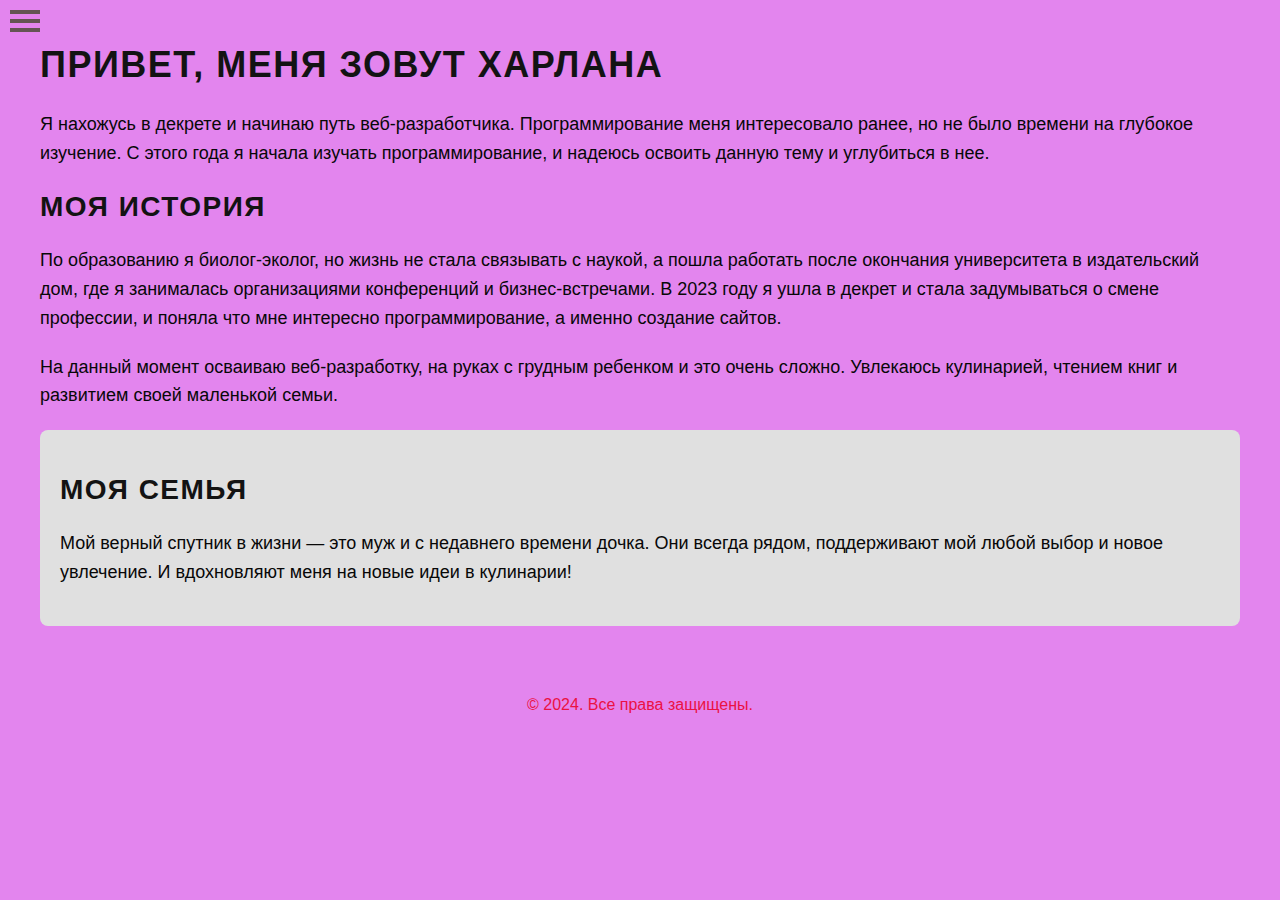
<file: index.html>
<!DOCTYPE html>
<html lang="ru">
  <head>
    <meta charset="UTF-8" />
    <meta name="viewport" content="width=device-width, initial-scale=1.0" />
    <title>Харлана - начинающий веб-разработчик</title>
    <link rel="stylesheet" href="styles.css" />
    <link
      rel="icon"
      type="image/png"
      href="../favicon-48x48.png"
      sizes="48x48"
    />
    <link rel="icon" type="image/svg+xml" href="../favicon.svg" />
    <link rel="shortcut icon" href="../favicon.ico" />
    <link
      rel="apple-touch-icon"
      sizes="180x180"
      href="../apple-touch-icon.png"
    />
    <link rel="manifest" href="../site.webmanifest" />
  </head>
  <body>
    <header>
      <div class="burger-menu">
        <div class="burger-icon" id="burger-icon">
          <span></span>
          <span></span>
          <span></span>
        </div>
        <nav class="menu">
          <ul>
            <li><a href="../index.html">Главная</a></li>
            <li><a href="../contacts/contact.html">Контакты</a></li>
            <li><a href="../books/books.html">Книги</a></li>
            </li>
          </ul>
        </nav>
      </div>
    </header>

    <!-- Основной блок страницы -->
    <main class="about-container">
      <section class="introduction">
        <h1>Привет, меня зовут Харлана</h1>
        <p>
          Я нахожусь в декрете и начинаю путь веб-разработчика.
          Программирование меня интересовало ранее, но не было времени на глубокое изучение. 
          С этого года я начала изучать программирование, и надеюсь освоить данную тему и углубиться в нее. 
        </p>
      </section>

      <section class="personal-story">
        <h2>Моя история</h2>
        <p>
          По образованию я биолог-эколог, но жизнь не стала связывать с наукой, а пошла работать 
          после окончания университета в издательский дом, где я занималась организациями конференций и бизнес-встречами. 
          В 2023 году я ушла в декрет и стала задумываться о смене профессии, и поняла что мне интересно программирование, 
          а именно создание сайтов.
        </p>
        <p>
          На данный момент осваиваю веб-разработку, на руках с грудным ребенком и это очень сложно. 
          Увлекаюсь кулинарией, чтением книг и развитием своей маленькой семьи.
        </p>
      </section>

      <section class="cat-section">
        <h2>Моя семья</h2>
        <p>
          Мой верный спутник в жизни — это муж и с недавнего времени дочка. Они всегда
          рядом, поддерживают мой любой выбор и новое увлечение. И
          вдохновляют меня на новые идеи в кулинарии!
        </p>
      </section>
    </main>

    <!-- Здесь будет подвал -->
    <footer>
      <p>© 2024. Все права защищены.</p>
    </footer>

    <!-- Подключение JS -->
    <script src="about.js"></script>
  </body>
</html>
</file>
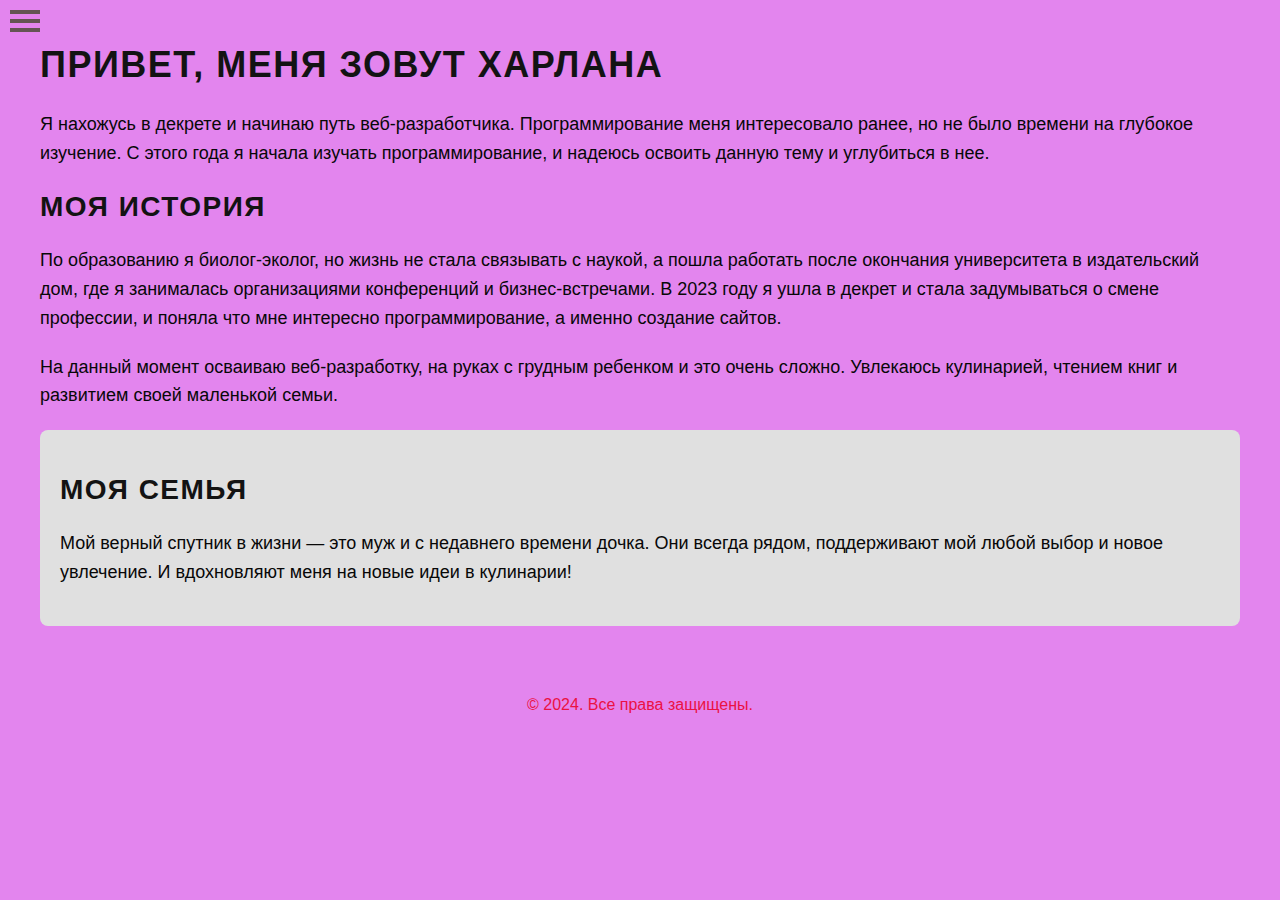
<file: about.html>
<!DOCTYPE html>
<html lang="ru">
  <head>
    <meta charset="UTF-8" />
    <meta name="viewport" content="width=device-width, initial-scale=1.0" />
    <title>Харлана - начинающий веб-разработчик</title>
    <link rel="stylesheet" href="about.css" />
    <link
      rel="icon"
      type="image/png"
      href="../favicon-48x48.png"
      sizes="48x48"
    />
    <link rel="icon" type="image/svg+xml" href="../favicon.svg" />
    <link rel="shortcut icon" href="../favicon.ico" />
    <link
      rel="apple-touch-icon"
      sizes="180x180"
      href="../apple-touch-icon.png"
    />
    <link rel="manifest" href="../site.webmanifest" />
  </head>
  <body>
    <header>
      <div class="burger-menu">
        <div class="burger-icon" id="burger-icon">
          <span></span>
          <span></span>
          <span></span>
        </div>
        <nav class="menu">
          <ul>
            <li><a href="../index.html">Главная</a></li>
            <li><a href="../contacts/contact.html">Контакты</a></li>
            <li><a href="../books/books.html">Книги</a></li>
            </li>
          </ul>
        </nav>
      </div>
    </header>

    <!-- Основной блок страницы -->
    <main class="about-container">
      <section class="introduction">
        <h1>Привет, меня зовут Харлана</h1>
        <p>
          Я нахожусь в декрете и начинаю путь веб-разработчика.
          Программирование меня интересовало ранее, но не было времени на глубокое изучение. 
          С этого года я начала изучать программирование, и надеюсь освоить данную тему и углубиться в нее. 
        </p>
      </section>

      <section class="personal-story">
        <h2>Моя история</h2>
        <p>
          По образованию я биолог-эколог, но жизнь не стала связывать с наукой, а пошла работать 
          после окончания университета в издательский дом, где я занималась организациями конференций и бизнес-встречами. 
          В 2023 году я ушла в декрет и стала задумываться о смене профессии, и поняла что мне интересно программирование, 
          а именно создание сайтов.
        </p>
        <p>
          На данный момент осваиваю веб-разработку, на руках с грудным ребенком и это очень сложно. 
          Увлекаюсь кулинарией, чтением книг и развитием своей маленькой семьи.
        </p>
      </section>

      <section class="cat-section">
        <h2>Моя семья</h2>
        <p>
          Мой верный спутник в жизни — это муж и с недавнего времени дочка. Они всегда
          рядом, поддерживают мой любой выбор и новое увлечение. И
          вдохновляют меня на новые идеи в кулинарии!
        </p>
      </section>
    </main>

    <!-- Здесь будет подвал -->
    <footer>
      <p>© 2024. Все права защищены.</p>
    </footer>

    <!-- Подключение JS -->
    <script src="about.js"></script>
  </body>
</html>
</file>
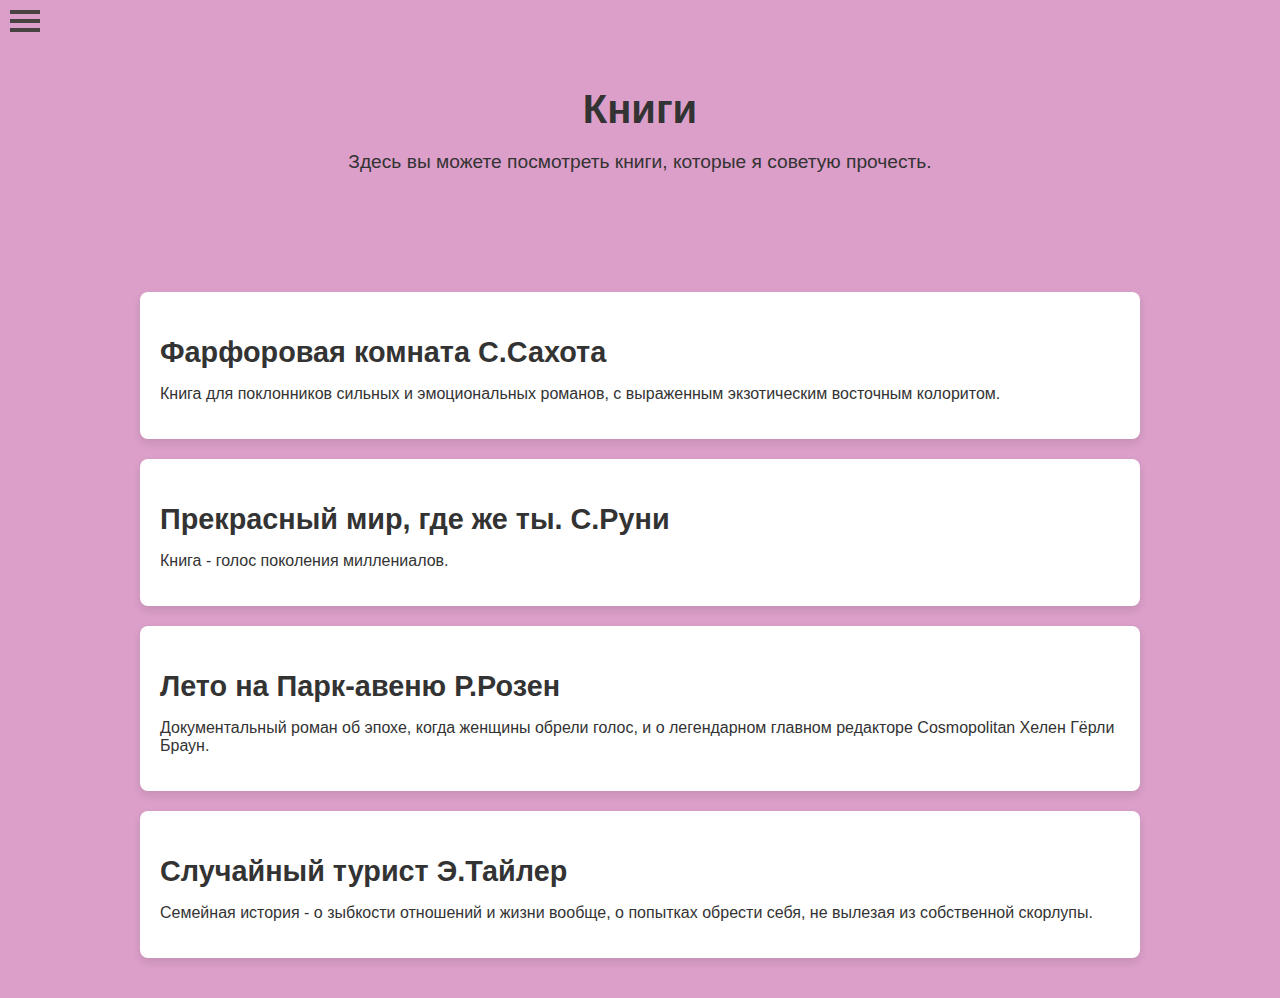
<file: books.html>
<!DOCTYPE html>
<html lang="ru">
  <head>
    <meta charset="UTF-8" />
    <meta name="viewport" content="width=device-width, initial-scale=1.0" />
    <title>Харлана — начинающий веб-разработчик</title>
    <link rel="stylesheet" href="books.css" />
    <script src="books.js" defer></script>
    <link rel="icon" type="image/png" href="../favicon-48x48.png" sizes="48x48" />
    <link rel="icon" type="image/svg+xml" href="../favicon.svg" />
    <link rel="shortcut icon" href="../favicon.ico" />
    <link rel="apple-touch-icon" sizes="180x180" href="../apple-touch-icon.png" />
    <link rel="manifest" href="../site.webmanifest" />
  </head>
  <body>
    <header>
      <div class="burger-menu">
        <div class="burger-icon" id="burger-icon">
          <span></span>
          <span></span>
          <span></span>
        </div>
        <nav class="menu">
          <ul>
            <li><a href="../index.html">Главная</a></li>
            <li><a href="../contacts/contact.html">Контакты</a></li>
            <li><a href="../books/books.html">Книги</a></li>
          </ul>
        </nav>
      </div>
    </header>

    <main>
      <section class="intro">
        <h1>Книги</h1>
        <p>
          Здесь вы можете посмотреть книги, которые я советую прочесть.
        </p>
      </section>

      <section class="books">
        <div class="books-block">
          <h2>Фарфоровая комната С.Сахота</h2>
          <p>
        Книга для поклонников сильных и эмоциональных романов,
        с выраженным экзотическим восточным колоритом.
          </p>
        </div>

        <div class="books-block">
          <h2>Прекрасный мир, где же ты. С.Руни</h2>
          <p>
            Книга - голос поколения миллениалов.
          </p>
        </div>

        <div class="books-block">
          <h2>Лето на Парк-авеню Р.Розен</h2>
          <p>
            Документальный роман об эпохе, когда женщины обрели голос, 
            и о легендарном главном редакторе Cosmopolitan Хелен Гёрли Браун.
          </p>
        </div>

        <div class="books-block">
          <h2>Случайный турист Э.Тайлер</h2>
          <p>
            Семейная история - о зыбкости отношений и жизни вообще, о попытках обрести себя,
            не вылезая из собственной скорлупы.
          </p>
        </div>
      </section>
    </main>
  </body>
</html>
</file>
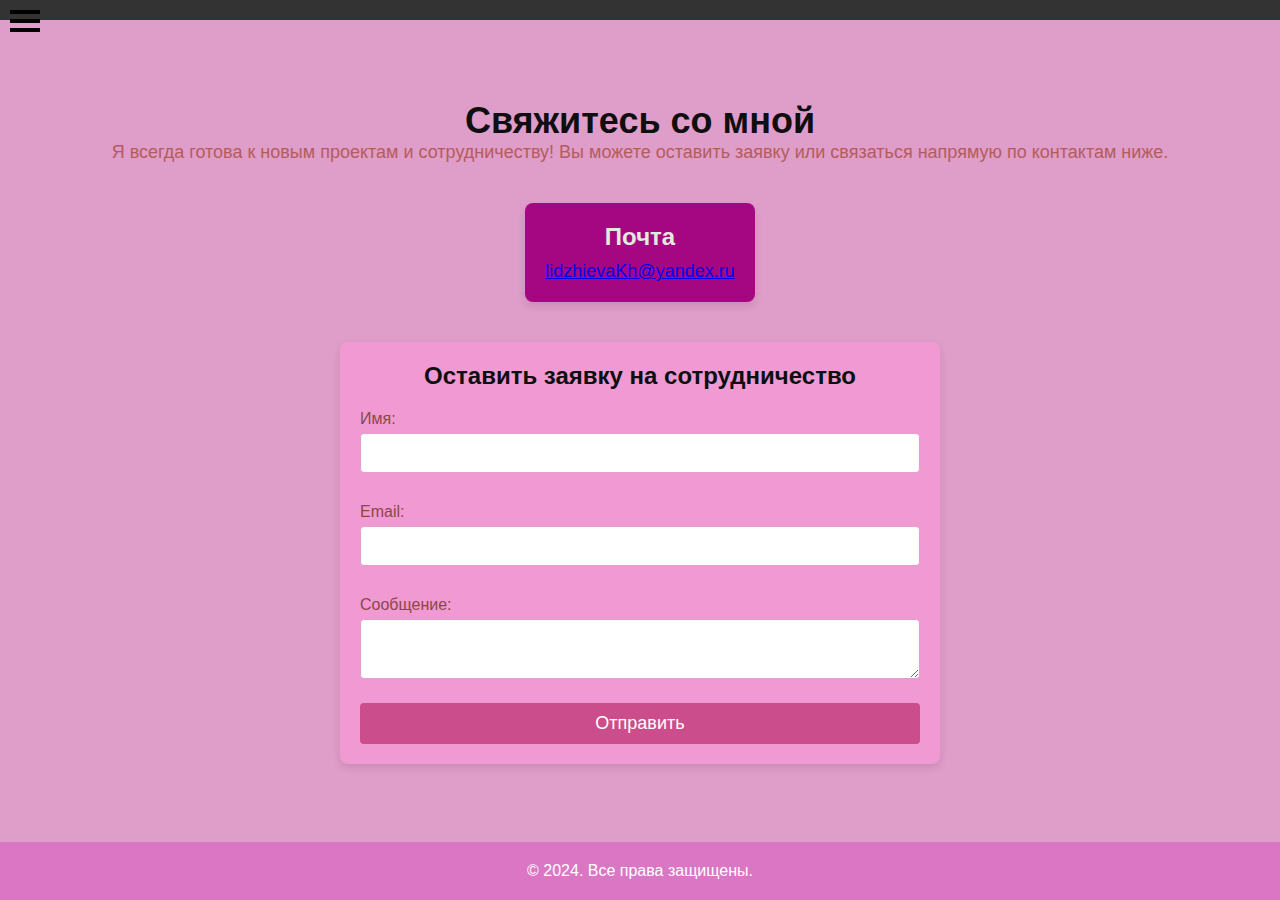
<file: contact.html>
<!DOCTYPE html>
<html lang="ru">
  <head>
    <meta charset="UTF-8" />
    <meta name="viewport" content="width=device-width, initial-scale=1.0" />
    <title>Харлана — начинающий веб-разработчик</title>
    <link rel="stylesheet" href="contact.css" />
    <script src="contact.js" defer></script>
    <link rel="icon" type="image/png" href="../favicon-48x48.png" sizes="48x48" />
    <link rel="icon" type="image/svg+xml" href="../favicon.svg" />
    <link rel="shortcut icon" href="../favicon.ico" />
    <link rel="apple-touch-icon" sizes="180x180" href="../apple-touch-icon.png" />
    <link rel="manifest" href="../site.webmanifest" />
  </head>
  <body>
    <header>
      <div class="burger-menu">
        <div class="burger-icon" id="burger-icon">
          <span></span>
          <span></span>
          <span></span>
        </div>
        <nav class="menu">
          <ul>
            <li><a href="../index.html">Главная</a></li>
            <li><a href="../contacts/contact.html">Контакты</a></li>
            <li><a href="../books/books.html">Книги</a></li>
            </li>
          </ul>
        </nav>
      </div>
    </header>

    <main>
      <section class="contact-header">
        <h1>Свяжитесь со мной</h1>
        <p>
          Я всегда готова к новым проектам и сотрудничеству! Вы можете оставить
          заявку или связаться напрямую по контактам ниже.
        </p>
      </section>

      <section class="contact-info">
        <div class="contact-item">
          <h2>Почта</h2>
          <p>
            <a href="mailto:lidzhievaKh@yandex.ru">lidzhievaKh@yandex.ru</a>
          </p>
        </div>
      </section>

      <section class="contact-form">
        <h2>Оставить заявку на сотрудничество</h2>
        <form
          action="send_message.php"
          method="POST"
          id="contactForm"
          target="_blank"
        >
          <label for="name">Имя:</label>
          <input type="text" id="name" name="name" required />

          <label for="email">Email:</label>
          <input type="email" id="email" name="email" required />

          <label for="message">Сообщение:</label>
          <textarea id="message" name="message" required></textarea>

          <button type="submit">Отправить</button>
        </form>
      </section>
    </main>

    <footer>
      <p>© 2024. Все права защищены.</p>
    </footer>
  </body>
</html>
</file>
<file: styles.css>
/* Общие стили */
body {
    font-family: "Roboto", sans-serif;
    margin: 0;
    padding: 0;
    background-color: #e385ee;
    color: #eb1144;
  }
  /* Бургер-меню активное состояние */
  .menu.active {
    display: block;
  }
  
  .burger-menu {
    position: absolute;
    top: 10px;
    left: 10px;
    z-index: 10;
  }
  
  .burger-icon {
    cursor: pointer;
    display: flex;
    flex-direction: column;
    gap: 5px;
  }
  
  .burger-icon span {
    width: 30px;
    height: 4px;
    background-color: rgb(100, 84, 84);
    transition: all 0.3s ease;
  }
  
  /* Скрываем меню по умолчанию */
  .menu {
    display: none;
    position: absolute;
    top: 50px;
    left: 10px;
    background-color: rgba(0, 0, 0, 0.8);
    padding: 20px;
    border-radius: 10px;
  }
  
  .menu ul {
    list-style: none;
    padding: 0;
  }
  
  .menu ul li {
    margin: 10px 0;
  }
  
  .menu ul li a {
    color: #b77171;
    text-decoration: none;
    font-size: 18px;
  }
  
  /* Анимация для открытия меню */
  .menu.open {
    display: block;
  }
  
  /* Основные стили для страницы "Обо мне" */
  .about-container {
    max-width: 1200px;
    margin: 0 auto;
    padding: 20px;
  }
  
  .introduction h1,
  .personal-story h2,
  .music-section h2,
  .cat-section h2 {
    font-family: "Montserrat", sans-serif;
    text-transform: uppercase;
    letter-spacing: 1.5px;
    color: #131313;
  }
  
  .about-container p {
    font-family: "Roboto", sans-serif;
    color: #080808;
    line-height: 1.6;
    margin-bottom: 20px;
  }
  
  .music-section {
    background-color: #0e0e0e;
    padding: 20px;
    border-radius: 8px;
    margin-bottom: 30px;
  }
  
  .cat-section {
    background-color: #e0e0e0;
    padding: 20px;
    border-radius: 8px;
  }
  
  h1 {
    font-size: 36px;
  }
  
  h2 {
    font-size: 28px;
  }
  
  .introduction p,
  .personal-story p,
  .music-section p,
  .cat-section p {
    font-size: 18px;
  }
  
  footer {
    text-align: center;
    margin-top: 50px;
  }
</file>
<file: about.css>
/* Общие стили */
body {
    font-family: "Roboto", sans-serif;
    margin: 0;
    padding: 0;
    background-color: #e385ee;
    color: #eb1144;
  }
  /* Бургер-меню активное состояние */
  .menu.active {
    display: block;
  }
  
  .burger-menu {
    position: absolute;
    top: 10px;
    left: 10px;
    z-index: 10;
  }
  
  .burger-icon {
    cursor: pointer;
    display: flex;
    flex-direction: column;
    gap: 5px;
  }
  
  .burger-icon span {
    width: 30px;
    height: 4px;
    background-color: rgb(100, 84, 84);
    transition: all 0.3s ease;
  }
  
  /* Скрываем меню по умолчанию */
  .menu {
    display: none;
    position: absolute;
    top: 50px;
    left: 10px;
    background-color: rgba(0, 0, 0, 0.8);
    padding: 20px;
    border-radius: 10px;
  }
  
  .menu ul {
    list-style: none;
    padding: 0;
  }
  
  .menu ul li {
    margin: 10px 0;
  }
  
  .menu ul li a {
    color: #b77171;
    text-decoration: none;
    font-size: 18px;
  }
  
  /* Анимация для открытия меню */
  .menu.open {
    display: block;
  }
  
  /* Основные стили для страницы "Обо мне" */
  .about-container {
    max-width: 1200px;
    margin: 0 auto;
    padding: 20px;
  }
  
  .introduction h1,
  .personal-story h2,
  .music-section h2,
  .cat-section h2 {
    font-family: "Montserrat", sans-serif;
    text-transform: uppercase;
    letter-spacing: 1.5px;
    color: #131313;
  }
  
  .about-container p {
    font-family: "Roboto", sans-serif;
    color: #080808;
    line-height: 1.6;
    margin-bottom: 20px;
  }
  
  .music-section {
    background-color: #0e0e0e;
    padding: 20px;
    border-radius: 8px;
    margin-bottom: 30px;
  }
  
  .cat-section {
    background-color: #e0e0e0;
    padding: 20px;
    border-radius: 8px;
  }
  
  h1 {
    font-size: 36px;
  }
  
  h2 {
    font-size: 28px;
  }
  
  .introduction p,
  .personal-story p,
  .music-section p,
  .cat-section p {
    font-size: 18px;
  }
  
  footer {
    text-align: center;
    margin-top: 50px;
  }
</file>
<file: books.css>
/* Общие стили */
body {
    font-family: 'Roboto', sans-serif;
    margin: 0;
    padding: 0;
    background-color: #db9fc9;
    color: #333;
}


/* Бургер-меню активное состояние */
.menu.active {
    display: block;
  }
  
  .burger-menu {
    position: absolute;
    top: 10px;
    left: 10px;
    z-index: 10;
  }
  
  .burger-icon {
    cursor: pointer;
    display: flex;
    flex-direction: column;
    gap: 5px;
  }
  
  .burger-icon span {
    width: 30px;
    height: 4px;
    background-color: rgb(72, 66, 66);
    transition: all 0.3s ease;
  }
  
  /* Скрываем меню по умолчанию */
  .menu {
    display: none;
    position: absolute;
    top: 50px;
    left: 10px;
    background-color: rgba(0, 0, 0, 0.8);
    padding: 20px;
    border-radius: 10px;
  }
  
  .menu ul {
    list-style: none;
    padding: 0;
  }
  
  .menu ul li {
    margin: 10px 0;
  }
  
  .menu ul li a {
    color: #fff;
    text-decoration: none;
    font-size: 18px;
  }
  
  /* Анимация для открытия меню */
  .menu.open {
    display: block;
  }
  

  
/* Заголовки и блоки */
.intro {
    text-align: center;
    padding: 60px 20px;
}

.intro h1 {
    font-size: 2.5rem;
    margin-bottom: 10px;
}

.intro p {
    font-size: 1.2rem;
}

.books {
    max-width: 1000px;
    margin: 0 auto;
    padding: 20px;
}

.books-block {
    background-color: #fff;
    margin: 20px 0;
    padding: 20px;
    border-radius: 8px;
    box-shadow: 0 4px 8px rgba(0, 0, 0, 0.1);
}

.books-block h2 {
    font-size: 1.8rem;
    margin-bottom: 10px;
}

.books-block p {
    font-size: 1rem;
}

/* Анимации */
.books-block:hover {
    transform: scale(1.02);
    transition: 0.3s ease;
}
</file>
<file: contact.css>
* {
    margin: 0;
    padding: 0;
    box-sizing: border-box;
  }
  
  body {
    font-family: Arial, sans-serif;
    background-color: #df9dc9;
    color: #8b4747;
  }
  
  header {
    background-color: #333;
    padding: 10px;
    position: fixed;
    width: 100%;
    top: 0;
    left: 0;
  }
  
  .navbar {
    display: flex;
    justify-content: space-between;
    align-items: center;
  }
  
  .logo {
    color: #e69354;
    font-size: 24px;
  }
  
  .nav-links {
    list-style: none;
    display: flex;
  }
  
  .nav-links li {
    margin: 0 10px;
  }
  
  .nav-links a {
    color: #101010;
    text-decoration: none;
    padding: 10px;
  }
  
  .nav-links a.active {
    background-color: #0b0b0b;
    border-radius: 5px;
  }
  
  main {
    padding: 100px 20px;
  }
  
  .contact-header {
    text-align: center;
    margin-bottom: 40px;
  }
  
  .contact-header h1 {
    font-size: 36px;
    color: #0f0f0f;
  }
  
  .contact-header p {
    font-size: 18px;
    color: #b45c5c;
  }
  
  .contact-info {
    display: flex;
    justify-content: space-around;
    margin-bottom: 40px;
  }
  
  .contact-item {
    background-color: #a50783;
    padding: 20px;
    border-radius: 8px;
    box-shadow: 0 4px 8px rgba(0, 0, 0, 0.1);
    text-align: center;
  }
  
  .contact-item h2 {
    color: #e2eadb;
    margin-bottom: 10px;
  }
  
  .contact-item p {
    font-size: 18px;
  }
  
  .contact-form {
    max-width: 600px;
    margin: 0 auto;
    padding: 20px;
    background-color: #f199d3;
    border-radius: 8px;
    box-shadow: 0 4px 8px rgba(0, 0, 0, 0.1);
  }
  
  .contact-form h2 {
    text-align: center;
    color: #0e0f0f;
    margin-bottom: 20px;
  }
  
  .contact-form label {
    display: block;
    margin: 10px 0 5px;
    font-size: 16px;
  }
  
  .contact-form input,
  .contact-form textarea {
    width: 100%;
    padding: 10px;
    border-radius: 4px;
    border: 1px solid #e29fcb;
    margin-bottom: 20px;
    font-size: 16px;
  }
  
  .contact-form button {
    display: block;
    width: 100%;
    padding: 10px;
    background-color: #cc4d8c;
    color: #fff;
    border: none;
    border-radius: 4px;
    font-size: 18px;
    cursor: pointer;
  }
  
  .contact-form button:hover {
    background-color: #e7edf3;
  }
  
  footer {
    text-align: center;
    padding: 20px;
    background-color: #da76c3;
    color: #fff;
    position: fixed;
    bottom: 0;
    width: 100%;
  }
  
  /* Бургер-меню активное состояние */
  .menu.active {
    display: block;
  }
  
  .burger-menu {
    position: absolute;
    top: 10px;
    left: 10px;
    z-index: 10;
  }
  
  .burger-icon {
    cursor: pointer;
    display: flex;
    flex-direction: column;
    gap: 5px;
  }
  
  .burger-icon span {
    width: 30px;
    height: 4px;
    background-color: black;
    transition: all 0.3s ease;
  }
  
  /* Скрываем меню по умолчанию */
  .menu {
    display: none;
    position: absolute;
    top: 50px;
    left: 10px;
    background-color: rgba(0, 0, 0, 0.8);
    padding: 20px;
    border-radius: 10px;
  }
  
  .menu ul {
    list-style: none;
    padding: 0;
  }
  
  .menu ul li {
    margin: 10px 0;
  }
  
  .menu ul li a {
    color: #fff;
    text-decoration: none;
    font-size: 18px;
  }
  
  /* Анимация для открытия меню */
  .menu.open {
    display: block;
  }
</file>
